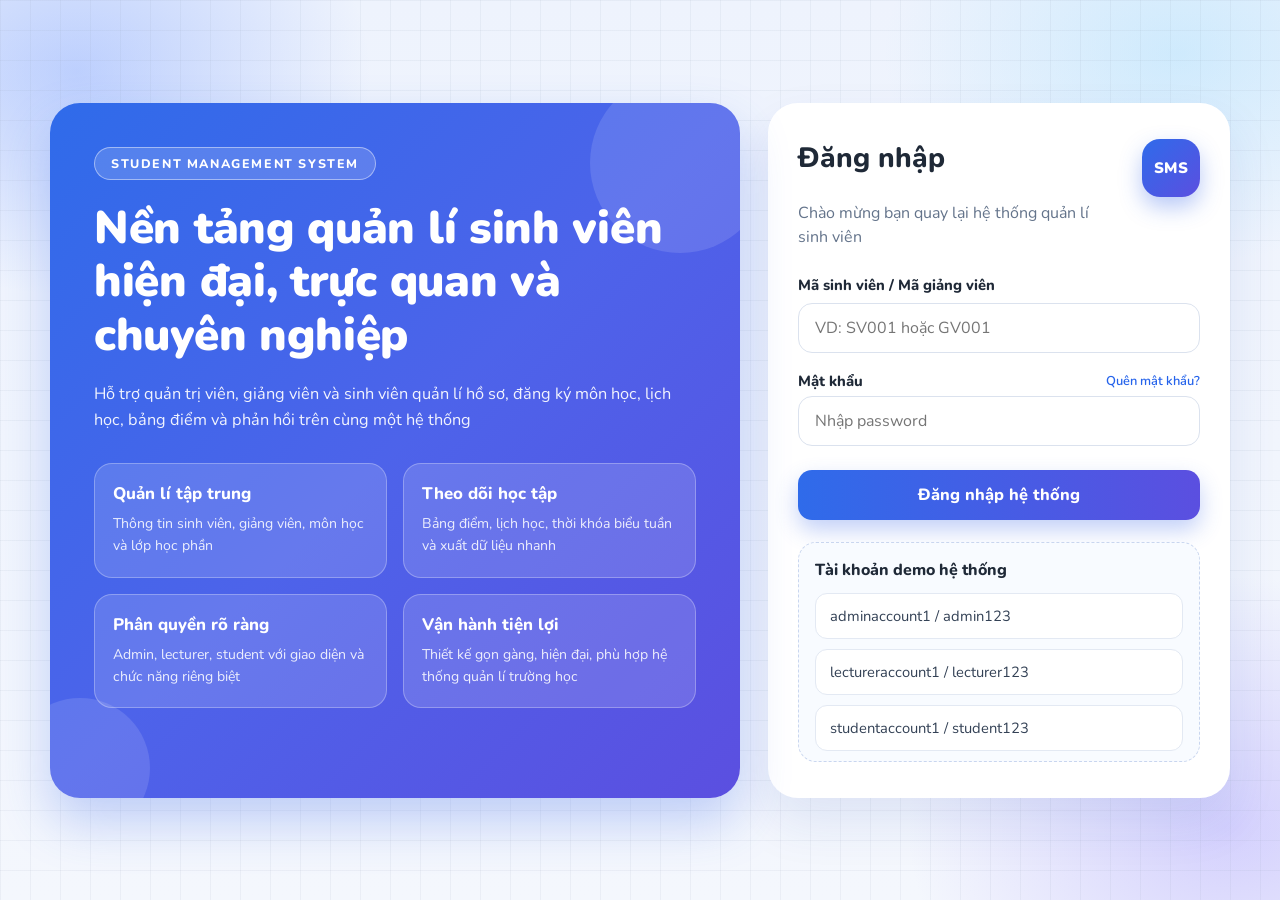
<file: app/index.html>
<!DOCTYPE html>
<html lang="vi">
<head>
    <meta charset="UTF-8">
    <meta name="viewport" content="width=device-width, initial-scale=1.0">
    <title>Đăng nhập - Hệ thống quản lý sinh viên</title>
    <!-- Font Awesome 6.5.1 CDN -->
    <link rel="stylesheet" href="https://cdnjs.cloudflare.com/ajax/libs/font-awesome/6.5.1/css/all.min.css">
    <script src="https://code.jquery.com/jquery-3.7.1.min.js"></script>

    <style>
        *, *::before, *::after {
            box-sizing: border-box;
            margin: 0;
            padding: 0;
            font-family: Arial, "Helvetica Neue", Helvetica, sans-serif !important;
        }

        body {
            min-height: 100vh;
            display: flex;
            align-items: center;
            justify-content: center;
            background: #eaf0f9;
            padding: 20px;
        }

        /* ---- Main Container ---- */
        .login-container {
            display: flex;
            max-width: 980px;
            width: 100%;
            border-radius: 20px;
            overflow: hidden;
            background: #ffffff;
            box-shadow: 0 10px 30px rgba(0, 0, 0, 0.08);
            border: 1px solid #dce5f0;
        }

        /* ---- Left Panel ---- */
        .login-left {
            flex: 1.15;
            background: linear-gradient(145deg, #3b5bfd 0%, #2563eb 100%);
            color: #ffffff;
            padding: 44px 38px;
            display: flex;
            flex-direction: column;
            justify-content: center;
            position: relative;
        }

        .badge-label {
            display: inline-block;
            background: rgba(255, 255, 255, 0.2);
            color: #ffffff;
            padding: 6px 14px;
            border-radius: 20px;
            font-size: 0.72rem;
            font-weight: 700;
            letter-spacing: 0.8px;
            text-transform: uppercase;
            margin-bottom: 20px;
            align-self: flex-start;
        }

        .login-left h1 {
            font-size: 1.95rem;
            font-weight: 700;
            line-height: 1.35;
            margin-bottom: 14px;
        }

        .login-left .desc {
            font-size: 0.86rem;
            color: rgba(255, 255, 255, 0.88);
            line-height: 1.6;
            margin-bottom: 28px;
        }

        .features-grid {
            display: grid;
            grid-template-columns: 1fr 1fr;
            gap: 12px;
        }

        .feature-card {
            background: rgba(255, 255, 255, 0.12);
            border: 1px solid rgba(255, 255, 255, 0.2);
            border-radius: 10px;
            padding: 14px;
        }

        .feature-card h4 {
            font-size: 0.88rem;
            font-weight: 700;
            margin-bottom: 4px;
        }

        .feature-card p {
            font-size: 0.75rem;
            color: rgba(255, 255, 255, 0.85);
            line-height: 1.4;
        }

        /* ---- Right Panel ---- */
        .login-right {
            flex: 0.95;
            background: #ffffff;
            padding: 40px 36px;
            display: flex;
            flex-direction: column;
            justify-content: center;
        }

        .login-header {
            display: flex;
            align-items: center;
            justify-content: space-between;
            margin-bottom: 6px;
        }

        .login-header h2 {
            font-size: 1.6rem;
            font-weight: 700;
            color: #1e293b;
        }

        .sms-icon {
            width: 42px;
            height: 42px;
            background: #3b5bfd;
            border-radius: 10px;
            display: flex;
            align-items: center;
            justify-content: center;
            color: #ffffff;
            font-weight: 700;
            font-size: 0.76rem;
            letter-spacing: 0.5px;
        }

        .login-subtitle {
            color: #64748b;
            font-size: 0.84rem;
            margin-bottom: 20px;
        }

        /* ---- Form ---- */
        .form-group {
            margin-bottom: 15px;
        }

        .form-group label {
            display: block;
            font-weight: 600;
            margin-bottom: 5px;
            color: #334155;
            font-size: 0.86rem;
        }

        .form-control {
            width: 100%;
            padding: 10px 14px;
            border: 1px solid #cbd5e1;
            border-radius: 8px;
            font-size: 0.88rem;
            color: #1e293b;
            outline: none;
            transition: all 0.15s;
            background: #ffffff;
        }

        .form-control:focus {
            border-color: #3b5bfd;
            box-shadow: 0 0 0 2px rgba(59, 91, 253, 0.15);
        }

        /* Nhãn và ô "Mã định danh" nằm ngoài .form-group */
        #loginForm > label {
            display: block;
            font-size: 0.84rem;
            font-weight: 600;
            color: #334155;
            margin-bottom: 5px;
        }

        #loginForm > .form-control {
            margin-bottom: 15px;
        }

        /* Nút trong modal quên mật khẩu */
        .btn {
            padding: 9px 16px;
            border: none;
            border-radius: 8px;
            font-size: 0.86rem;
            font-weight: 600;
            cursor: pointer;
            transition: all 0.15s;
        }

        .btn-primary {
            background: #3b5bfd;
            color: #ffffff;
        }

        .btn-primary:hover {
            background: #2563eb;
        }

        .btn:disabled {
            opacity: 0.6;
            cursor: not-allowed;
        }

        .btn-login {
            width: 100%;
            padding: 11px;
            background: #3b5bfd;
            color: #ffffff;
            border: none;
            border-radius: 8px;
            font-size: 0.92rem;
            font-weight: 600;
            cursor: pointer;
            transition: all 0.15s;
            margin-top: 4px;
        }

        .btn-login:hover {
            background: #2563eb;
        }

        /* ---- Demo Accounts (3 tài khoản test demo theo yêu cầu) ---- */
        .test-accounts {
            margin-top: 20px;
            border: 1px dashed #bfdbfe;
            background: #f8fbff;
            border-radius: 10px;
            padding: 12px 14px;
        }

        .test-accounts h5 {
            font-size: 0.82rem;
            font-weight: 700;
            color: #1e293b;
            margin-bottom: 8px;
        }

        .test-account-item {
            padding: 8px 12px;
            border: 1px solid #e2e8f0;
            background: #ffffff;
            border-radius: 6px;
            margin-bottom: 6px;
            cursor: pointer;
            font-size: 0.82rem;
            color: #334155;
            display: flex;
            align-items: center;
            justify-content: space-between;
            transition: all 0.15s;
        }

        .test-account-item:last-child {
            margin-bottom: 0;
        }

        .test-account-item:hover {
            border-color: #3b5bfd;
            color: #3b5bfd;
            background: #eff6ff;
        }

        /* ---- Error Message ---- */
        .login-error {
            background: #fff5f5;
            color: #dc2626;
            padding: 9px 12px;
            border-radius: 6px;
            font-size: 0.82rem;
            margin-bottom: 12px;
            display: none;
            border-left: 3px solid #dc2626;
        }

        .login-error.show {
            display: block;
        }

        /* Modal Quên mật khẩu */
        .modal-fp {
            display: none;
            position: fixed;
            top: 0; left: 0; right: 0; bottom: 0;
            background: rgba(15, 23, 42, 0.5);
            align-items: center;
            justify-content: center;
            z-index: 2000;
            padding: 20px;
        }

        .modal-fp.active {
            display: flex;
        }

        .modal-fp-card {
            background: #ffffff;
            border-radius: 12px;
            padding: 24px 26px;
            max-width: 450px;
            width: 100%;
            box-shadow: 0 10px 30px rgba(0, 0, 0, 0.15);
        }

        @media (max-width: 768px) {
            .login-container { flex-direction: column; max-width: 480px; }
            .login-left { padding: 32px 24px; }
            .login-right { padding: 32px 24px; }
            .features-grid { grid-template-columns: 1fr; }
        }
    </style>
    <!-- Giao diện theo mẫu (màu sắc, bố cục); nạp sau để ghi đè phần trình bày -->
    <link rel="stylesheet" href="css/login-theme.css?v=20261026b">
</head>
<body>
    <div class="login-container">
        <!-- Left Panel -->
        <div class="login-left">
            <span class="badge-label">Student Management System</span>
            <h1>Nền tảng quản lí sinh viên hiện đại, trực quan và chuyên nghiệp</h1>
            <p class="desc">Hỗ trợ quản trị viên, giảng viên và sinh viên quản lí hồ sơ, đăng ký môn học, lịch học, bảng điểm và phản hồi trên cùng một hệ thống</p>
            <div class="features-grid">
                <div class="feature-card">
                    <h4>Quản lí tập trung</h4>
                    <p>Thông tin sinh viên, giảng viên, môn học và lớp học phần</p>
                </div>
                <div class="feature-card">
                    <h4>Theo dõi học tập</h4>
                    <p>Bảng điểm, lịch học, thời khóa biểu tuần và xuất dữ liệu nhanh</p>
                </div>
                <div class="feature-card">
                    <h4>Phân quyền rõ ràng</h4>
                    <p>Admin, lecturer, student với giao diện và chức năng riêng biệt</p>
                </div>
                <div class="feature-card">
                    <h4>Vận hành tiện lợi</h4>
                    <p>Thiết kế gọn gàng, hiện đại, phù hợp hệ thống quản lí trường học</p>
                </div>
            </div>
        </div>

        <!-- Right Panel -->
        <div class="login-right">
            <div class="login-header">
                <h2>Đăng nhập</h2>
                <div class="sms-icon">SMS</div>
            </div>
            <p class="login-subtitle">Chào mừng bạn quay lại hệ thống quản lí sinh viên</p>

            <div class="login-error" id="loginError">
                <span id="loginErrorText">Mã sinh viên / mã giảng viên hoặc mật khẩu không chính xác</span>
            </div>

            <form id="loginForm" autocomplete="off" novalidate>
                <label for="username">Mã sinh viên / Mã giảng viên</label>
                <input
                    type="text"
                    class="form-control"
                    id="username"
                    placeholder="VD: SV001 hoặc GV001"
                    autocomplete="username"
                >
                <div class="form-group">
                    <div style="display:flex; justify-content:space-between; align-items:center; margin-bottom:5px;">
                        <label for="password" style="margin-bottom:0;">Mật khẩu</label>
                        <a href="javascript:void(0)" id="btnOpenForgotPass" style="font-size:0.8rem; color:#2563eb; font-weight:600; text-decoration:none;">
                            Quên mật khẩu?
                        </a>
                    </div>
                    <input type="password" class="form-control" id="password" placeholder="Nhập password">
                </div>
                <button type="submit" class="btn-login">
                    Đăng nhập hệ thống
                </button>
            </form>

            <!-- 3 Tài khoản demo hệ thống theo yêu cầu người dùng -->
            <div class="test-accounts">
                <h5>Tài khoản demo hệ thống</h5>
                <div class="test-account-item" data-user="adminaccount1" data-pass="admin123">
                    <span>adminaccount1 / admin123</span>
                </div>
                <div class="test-account-item" data-user="lectureraccount1" data-pass="lecturer123">
                    <span>lectureraccount1 / lecturer123</span>
                </div>
                <div class="test-account-item" data-user="studentaccount1" data-pass="student123">
                    <span>studentaccount1 / student123</span>
                </div>
            </div>
        </div>
    </div>

    <!-- Modal Quên mật khẩu (RULE-22): xác minh bằng mã định danh + email đã đăng ký, rồi đặt mật khẩu mới -->
    <div class="modal-fp" id="forgotPassModal">
        <div class="modal-fp-card">
            <h3 style="font-size:1.15rem; font-weight:700; margin-bottom:6px; color:#1e293b;">
                Quên mật khẩu
            </h3>
            <p style="font-size:0.82rem; color:#64748b; margin-bottom:14px;">
                Nhập mã sinh viên / mã giảng viên và email đã đăng ký trong hồ sơ để xác minh, sau đó đặt mật khẩu mới
            </p>
            <div class="form-group">
                <label>Mã sinh viên / Mã giảng viên</label>
                <input type="text" class="form-control" id="fpUsername" placeholder="VD: SV001 hoặc GV001">
            </div>
            <!-- Xác minh danh tính bằng email đã đăng ký -->
            <div class="form-group">
                <label>Email đã đăng ký</label>
                <input type="email" class="form-control" id="fpEmail" placeholder="VD: sinhvien@sms.edu.vn">
            </div>
            <!-- Mật khẩu mới -->
            <div class="form-group">
                <label>Mật khẩu mới</label>
                <input type="password" class="form-control" id="fpNewPassword" placeholder="Nhập mật khẩu mới (ít nhất 6 ký tự)">
            </div>
            <!-- Xác nhận mật khẩu mới -->
            <div class="form-group">
                <label>Xác nhận mật khẩu mới</label>
                <input type="password" class="form-control" id="fpConfirmPassword" placeholder="Nhập lại mật khẩu mới">
            </div>

            <div id="fpAlert" style="display:none; padding:8px 12px; border-radius:6px; font-size:0.82rem; margin-bottom:12px;"></div>

            <div style="display:flex; justify-content:flex-end; gap:8px; margin-top:14px;">
                <button type="button" class="btn" style="background:#f1f5f9; color:#475569;" id="btnCloseForgotPass">Hủy</button>
                <button type="button" class="btn btn-primary" id="btnSubmitForgotPass">Cập nhật mật khẩu</button>
            </div>
        </div>
    </div>

    <script>
    $(function () {
        const LOGIN_API = '/api/taikhoan/dang-nhap';
        const FORGOT_PASSWORD_API = '/api/taikhoan/quen-mat-khau';

        const $loginForm = $('#loginForm');
        const $username = $('#username');
        const $password = $('#password');
        const $loginError = $('#loginError');
        const $loginErrorText = $('#loginErrorText');
        const $loginButton = $loginForm.find('[type="submit"]');

        const $fpModal = $('#forgotPassModal');
        const $fpAlert = $('#fpAlert');
        const $fpSubmit = $('#btnSubmitForgotPass');

        // Đọc dữ liệu từ API theo cấu trúc:
        // { success: true, data: {...} }
        // hoặc dữ liệu trực tiếp nếu backend chưa bọc trong data.
        function getPayload(response) {
            return response && response.data
                ? response.data
                : response;
        }

        function getErrorMessage(xhr, fallback) {
            const body = xhr.responseJSON;

            if (body && body.message) {
                return body.message;
            }

            if (body && body.data && body.data.message) {
                return body.data.message;
            }

            return fallback;
        }

        function showLoginError(message) {
            $loginErrorText.text(message);
            $loginError.addClass('show');
        }

        function clearLoginError() {
            $loginError.removeClass('show');
        }

        function showPasswordAlert(message, isError) {
            $fpAlert
                .text(message)
                .css({
                    display: 'block',
                    background: isError ? '#fee2e2' : '#ecfdf5',
                    color: isError ? '#dc2626' : '#16a34a'
                });
        }

        function clearPasswordAlert() {
            $fpAlert.hide().text('');
        }

        // Nếu đã có phiên đăng nhập, chuyển đến dashboard.
        // Token được lưu trong sessionStorage thay vì chỉ lưu thông tin user.
        const hasSession = [sessionStorage, localStorage].some(function (s) {
            return s.getItem('sms_access_token') && s.getItem('sms_current_user');
        });
        if (hasSession) {
            window.location.replace('dashboard.html');
            return;
        }

        // Nhấn tài khoản demo để điền thông tin.
        // Không tự gửi yêu cầu đăng nhập, tránh gửi nhầm khi dữ liệu demo chưa có trong DB.
        $('.test-account-item').on('click', function () {
            $username.val($(this).data('user'));
            $password.val($(this).data('pass'));

            clearLoginError();
        });

        // Đăng nhập qua PHP API.
        $loginForm.on('submit', function (e) {
            e.preventDefault();

            const maDinhDanh = $username.val().trim();
            const password = $password.val();

            // Kiểm tra dữ liệu do backend thực hiện, frontend hiển thị thông báo trả về
            clearLoginError();

            $loginButton.prop('disabled', true).text('Đang đăng nhập...');

            $.ajax({
                url: LOGIN_API,
                method: 'POST',
                contentType: 'application/json; charset=utf-8',
                dataType: 'json',
                data: JSON.stringify({
                    ma_dinh_danh: maDinhDanh,
                    password: password
                })
            })
            .done(function (response) {
                if (response.success === false) {
                    showLoginError(
                        response.message || 'Đăng nhập không thành công.'
                    );
                    return;
                }

                const data = getPayload(response);

                if (!data || !data.access_token || !data.user) {
                    showLoginError(
                        'Dữ liệu trả về từ máy chủ không đúng định dạng.'
                    );
                    return;
                }

                // Lưu token và thông tin người dùng (đồng bộ cả sessionStorage và localStorage).
                sessionStorage.setItem(
                    'sms_access_token',
                    data.access_token
                );
                sessionStorage.setItem(
                    'sms_current_user',
                    JSON.stringify(data.user)
                );
                localStorage.setItem(
                    'sms_access_token',
                    data.access_token
                );
                localStorage.setItem(
                    'sms_current_user',
                    JSON.stringify(data.user)
                );

                // Có thể thay đường dẫn theo dashboard từng vai trò.
                const rolePages = {
                    admin: 'dashboard.html',
                    lecturer: 'dashboard.html',
                    giang_vien: 'dashboard.html',
                    student: 'dashboard.html',
                    sinh_vien: 'dashboard.html'
                };

                const role = String(data.user.vai_tro || '').toLowerCase();
                const destination = rolePages[role];

                if (!destination) {
                    [sessionStorage, localStorage].forEach(function (s) {
                        s.removeItem('sms_access_token');
                        s.removeItem('sms_current_user');
                    });

                    showLoginError(
                        'Vai trò tài khoản không hợp lệ hoặc chưa được hỗ trợ.'
                    );
                    return;
                }

                window.location.href = destination;
            })
            .fail(function (xhr) {
                showLoginError(
                    getErrorMessage(
                        xhr,
                        'Không thể kết nối máy chủ PHP. Vui lòng kiểm tra backend.'
                    )
                );
            })
            .always(function () {
                $loginButton
                    .prop('disabled', false)
                    .text('Đăng nhập hệ thống');
            });
        });

        // Mở modal đổi mật khẩu.
        $('#btnOpenForgotPass').on('click', function () {
            clearPasswordAlert();

            $('#fpUsername').val($username.val().trim());
            $('#fpEmail, #fpNewPassword, #fpConfirmPassword').val('');

            $fpModal.addClass('active');
        });

        // Đóng modal.
        $('#btnCloseForgotPass').on('click', function () {
            $fpModal.removeClass('active');
            clearPasswordAlert();
        });

        // Đóng modal khi nhấn ra ngoài khung.
        $fpModal.on('click', function (e) {
            if (e.target === this) {
                $fpModal.removeClass('active');
            }
        });

        // Gửi yêu cầu quên mật khẩu đến PHP (backend xác minh và kiểm tra mật khẩu mới).
        $('#btnSubmitForgotPass').on('click', function () {
            const maDinhDanh = $('#fpUsername').val().trim();
            const email = $('#fpEmail').val().trim();
            const newPassword = $('#fpNewPassword').val();
            const confirmPassword = $('#fpConfirmPassword').val();

            clearPasswordAlert();
            $fpSubmit.prop('disabled', true).text('Đang cập nhật...');

            $.ajax({
                url: FORGOT_PASSWORD_API,
                method: 'POST',
                contentType: 'application/json; charset=utf-8',
                dataType: 'json',
                data: JSON.stringify({
                    ma_dinh_danh: maDinhDanh,
                    email: email,
                    new_password: newPassword,
                    confirm_password: confirmPassword
                })
            })
            .done(function (response) {
                if (response.success === false) {
                    showPasswordAlert(
                        response.message || 'Không thể đặt lại mật khẩu.',
                        true
                    );
                    return;
                }

                showPasswordAlert(response.message || 'Đặt lại mật khẩu thành công.', false);

                // Điền thông tin vào form đăng nhập.
                $username.val(maDinhDanh);
                $password.val('');
                clearLoginError();

                // Xóa mật khẩu cũ và mới khỏi modal sau khi thành công.
                $('#fpEmail, #fpNewPassword, #fpConfirmPassword').val('');

                // Không tự đăng nhập hoặc giả định mật khẩu mới đã được lưu
                // cho đến khi API xác nhận thành công.
                setTimeout(function () {
                    $fpModal.removeClass('active');
                    clearPasswordAlert();
                }, 1200);
            })
            .fail(function (xhr) {
                showPasswordAlert(
                    getErrorMessage(xhr, 'Không thể kết nối máy chủ PHP.'),
                    true
                );
            })
            .always(function () {
                $fpSubmit
                    .prop('disabled', false)
                    .text('Cập nhật mật khẩu');
            });
        });
    });
    </script>
</body>
</html>
</file>
<file: app/css/login-theme.css>
/* ================================================================
   LOGIN-THEME.CSS - Giao diện trang đăng nhập theo mẫu
   Hai thẻ tách rời, gradient xanh → tím, nền có đốm màu mờ và lưới.
   Chỉ đổi phần trình bày; nội dung và chức năng giữ nguyên.
   ================================================================ */

@import url('https://fonts.googleapis.com/css2?family=Nunito:wght@400;500;600;700;800;900&display=swap&subset=vietnamese');

*, *::before, *::after {
    font-family: 'Nunito', Arial, "Helvetica Neue", Helvetica, sans-serif !important;
}
.fa, .fas, .far, .fa-solid, .fa-regular,
.fa::before, .fas::before, .far::before, .fa-solid::before, .fa-regular::before {
    font-family: "Font Awesome 6 Free" !important;
}

body {
    position: relative;
    overflow-x: hidden;
    background:
        radial-gradient(420px 320px at 6% 8%, rgba(96, 140, 255, 0.35), transparent 70%),
        radial-gradient(460px 360px at 96% 92%, rgba(139, 120, 255, 0.30), transparent 70%),
        radial-gradient(420px 300px at 92% 6%, rgba(125, 211, 252, 0.28), transparent 70%),
        linear-gradient(180deg, #eef3fd 0%, #f4f7fd 100%);
    padding: 40px 24px;
}
/* lưới mờ phía sau */
body::before {
    content: "";
    position: fixed;
    inset: 0;
    background-image:
        linear-gradient(rgba(148, 163, 184, 0.10) 1px, transparent 1px),
        linear-gradient(90deg, rgba(148, 163, 184, 0.10) 1px, transparent 1px);
    background-size: 30px 30px;
    pointer-events: none;
    z-index: 0;
}

/* ---- Hai thẻ tách rời ---- */
.login-container {
    position: relative;
    z-index: 1;
    max-width: 1180px;
    gap: 28px;
    background: transparent;
    border: none;
    box-shadow: none;
    border-radius: 0;
    overflow: visible;
    align-items: stretch;
}

.login-left {
    flex: 1.5;
    border-radius: 30px;
    background: linear-gradient(135deg, #2f6bea 0%, #4d63ea 50%, #5b4fe0 100%);
    padding: 44px 44px;
    overflow: hidden;
    box-shadow: 0 24px 50px rgba(53, 99, 233, 0.28);
    justify-content: flex-start;
}
/* hai hình tròn trang trí */
.login-left::before,
.login-left::after {
    content: "";
    position: absolute;
    border-radius: 50%;
    background: rgba(255, 255, 255, 0.12);
    pointer-events: none;
}
.login-left::before { width: 180px; height: 180px; top: -30px; right: -30px; }
.login-left::after { width: 140px; height: 140px; bottom: -40px; left: -40px; }
.login-left > * { position: relative; z-index: 1; }

.badge-label {
    background: rgba(255, 255, 255, 0.16);
    border: 1px solid rgba(255, 255, 255, 0.45);
    padding: 7px 16px;
    font-size: 0.78rem;
    font-weight: 800;
    letter-spacing: 1.6px;
    margin-bottom: 22px;
}
.login-left h1 { font-size: 2.85rem; font-weight: 900; line-height: 1.18; margin-bottom: 18px; letter-spacing: -0.3px; }
.login-left .desc { font-size: 1.02rem; line-height: 1.6; margin-bottom: 30px; color: rgba(255, 255, 255, 0.92); }
.features-grid { gap: 16px; }
.feature-card {
    background: rgba(255, 255, 255, 0.14);
    border: 1px solid rgba(255, 255, 255, 0.28);
    border-radius: 18px;
    padding: 18px 18px 20px;
}
.feature-card h4 { font-size: 1.05rem; font-weight: 800; margin-bottom: 8px; }
.feature-card p { font-size: 0.88rem; line-height: 1.55; color: rgba(255, 255, 255, 0.88); }

.login-right {
    flex: 1;
    border-radius: 30px;
    padding: 36px 30px;
    box-shadow: 0 24px 50px rgba(30, 64, 175, 0.10);
    justify-content: flex-start;
}
.login-header { align-items: flex-start; margin-bottom: 4px; }
.login-header h2 { font-size: 1.75rem; font-weight: 800; color: #1f2937; }
.sms-icon {
    width: 58px; height: 58px;
    border-radius: 18px;
    background: linear-gradient(135deg, #2f6bea 0%, #5b4fe0 100%);
    font-size: 0.95rem; font-weight: 900;
    box-shadow: 0 10px 22px rgba(53, 99, 233, 0.35);
}
.login-subtitle { font-size: 1rem; line-height: 1.5; margin-bottom: 26px; max-width: 320px; }

#loginForm > label, .form-group label { font-size: 0.92rem; font-weight: 800; color: #1f2937; margin-bottom: 8px; }
.form-control {
    height: 50px;
    border-radius: 14px;
    border: 1px solid #dbe2ee;
    padding: 0 16px;
    font-size: 1rem;
}
.form-control:focus { border-color: #3563e9; box-shadow: 0 0 0 3px rgba(53, 99, 233, 0.14); }
#loginForm > .form-control { margin-bottom: 18px; }
.form-group { margin-bottom: 18px; }

.btn-login {
    height: 50px;
    border-radius: 14px;
    font-size: 1.02rem;
    font-weight: 800;
    background: linear-gradient(90deg, #2f6bea 0%, #5b4fe0 100%);
    box-shadow: 0 10px 22px rgba(53, 99, 233, 0.30);
    margin-top: 6px;
}
.btn-login:hover { background: linear-gradient(90deg, #2a5fd6 0%, #5045cf 100%); }

.test-accounts {
    border: 1.5px dashed #c9d6ef;
    background: #f8fbff;
    border-radius: 18px;
    padding: 16px 16px 10px;
    margin-top: 22px;
}
.test-accounts h5 { font-size: 1rem; font-weight: 800; color: #1f2937; margin-bottom: 12px; }
.test-account-item {
    border-radius: 12px;
    padding: 12px 14px;
    font-size: 0.92rem;
    margin-bottom: 10px;
    border-color: #e3e9f3;
}
.test-account-item:hover { border-color: #3563e9; background: #f3f6ff; }

.modal-fp-card { border-radius: 22px; padding: 28px 28px; }
.btn { border-radius: 12px; }

@media (max-width: 900px) {
    .login-container { flex-direction: column; max-width: 560px; }
    .login-left h1 { font-size: 2rem; }
}
</file>
<file: app/css/style.css>
/* ================================================================
   STYLE.CSS - Master Stylesheet (Modular Components Architecture)
   ================================================================ */

@import url('base.css');
@import url('header.css');
@import url('sidebar.css');
@import url('components.css');
@import url('timetable.css');
@import url('theme.css');
@import url('old-theme.css');
@import url('layout.css?v=20261030n');
</file>
